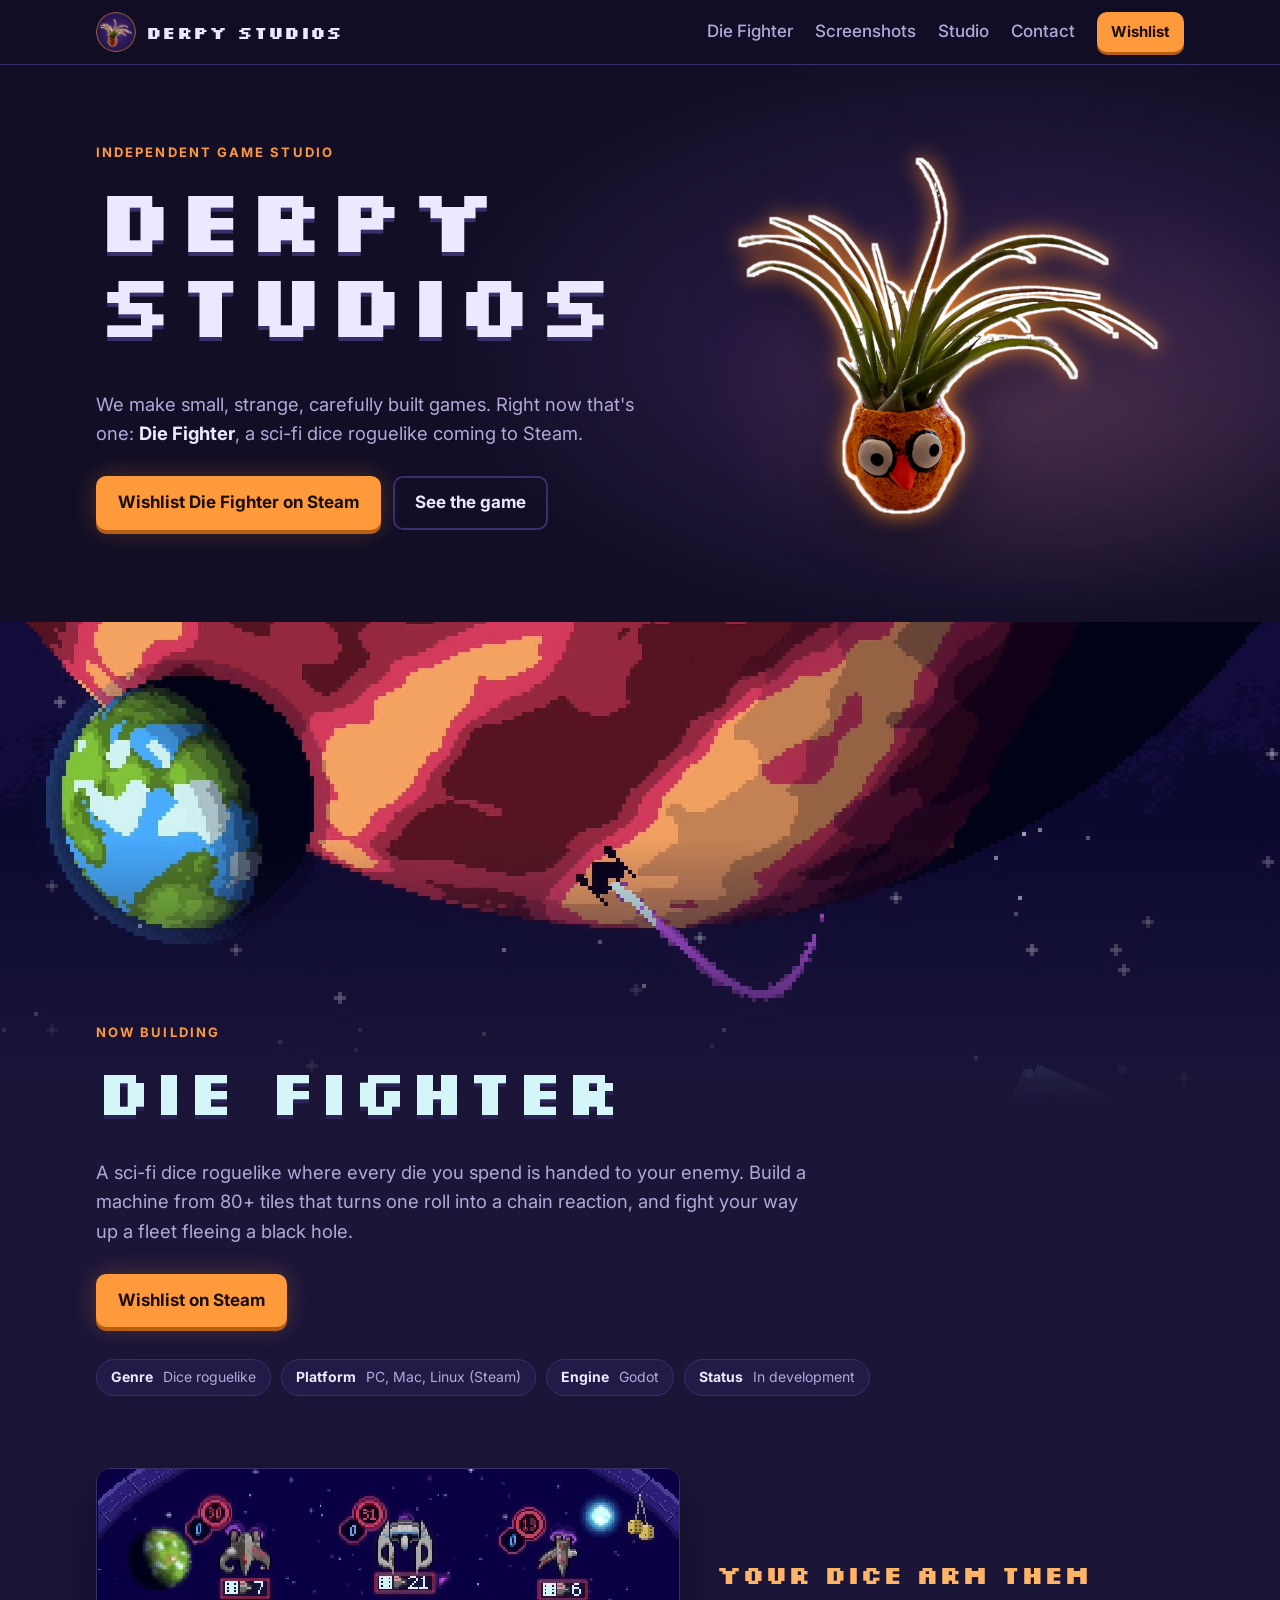
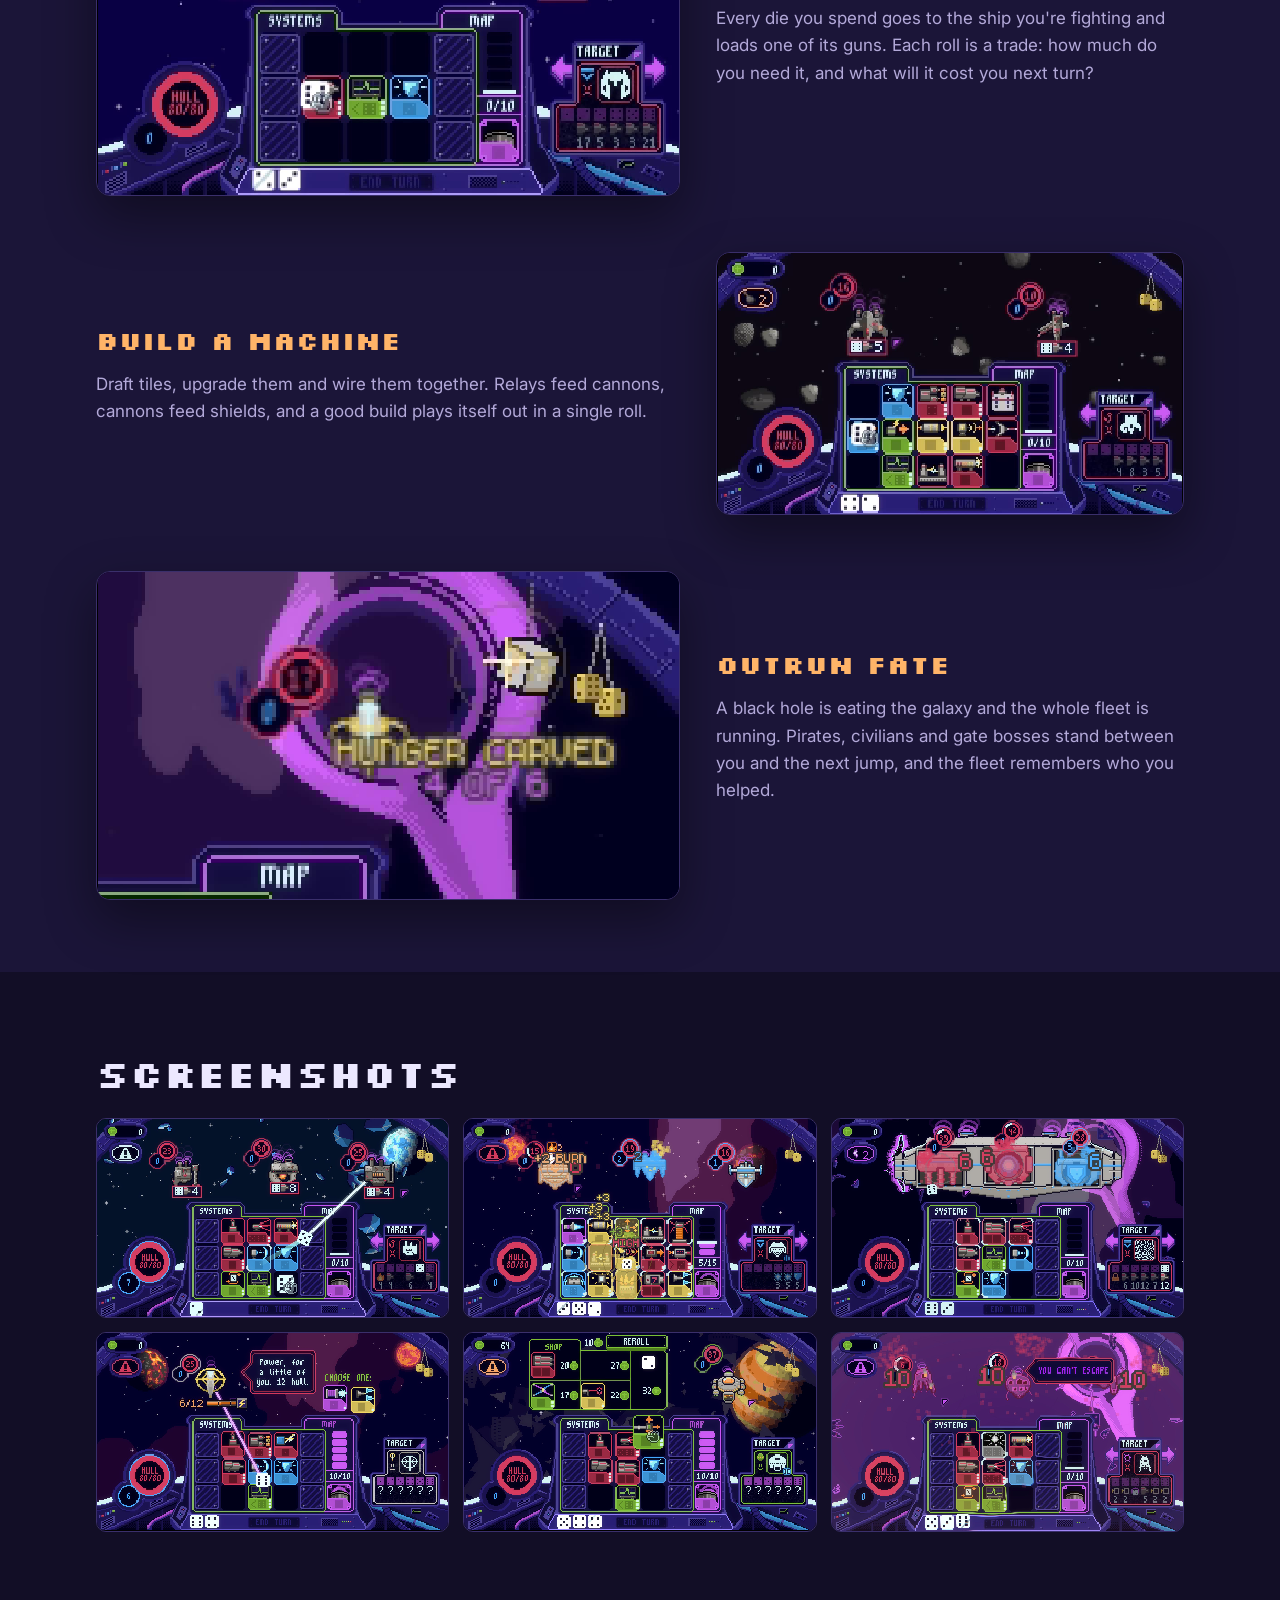
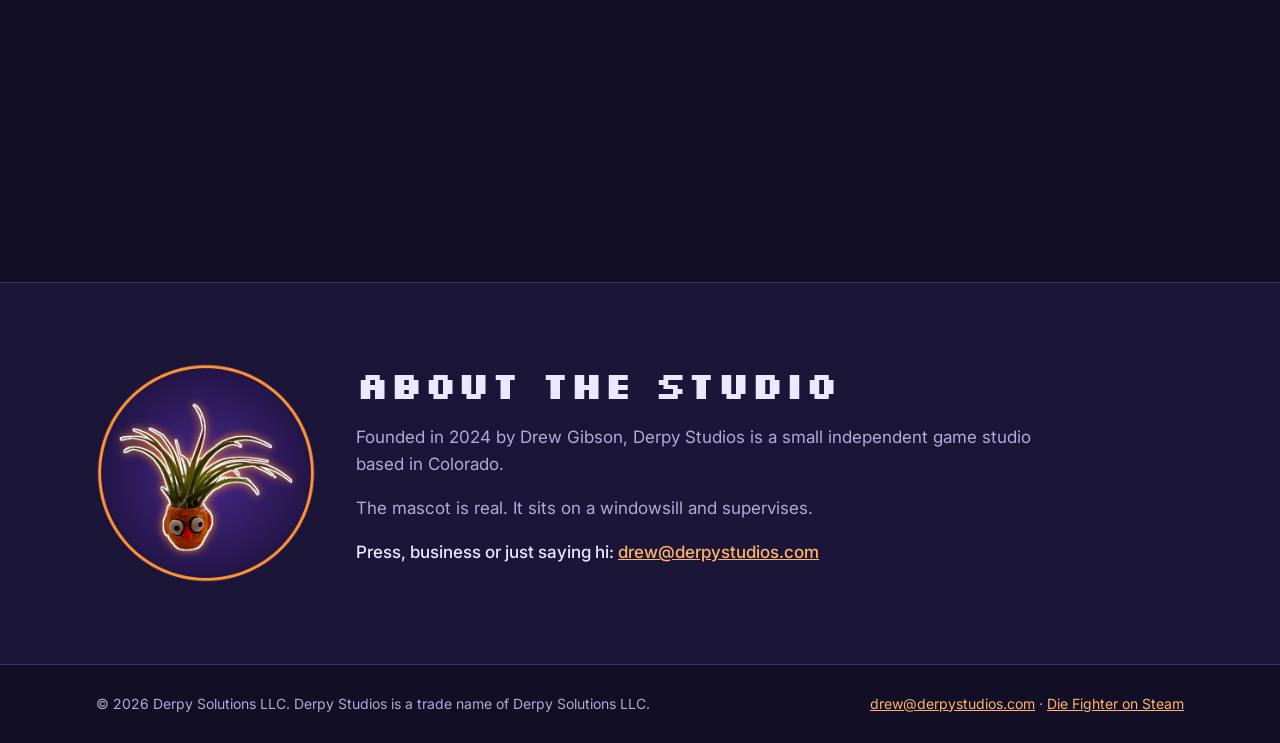
<file: index.html>
<!doctype html>
<html lang="en">
<head>
  <meta charset="utf-8">
  <meta name="viewport" content="width=device-width, initial-scale=1">
  <title>Derpy Studios</title>
  <meta name="description" content="Derpy Studios is an independent game studio. Now building Die Fighter, a sci-fi dice roguelike where every die you spend is handed to your enemy.">
  <link rel="canonical" href="https://derpystudios.com/">
  <meta name="theme-color" content="#120e26">

  <meta property="og:type" content="website">
  <meta property="og:site_name" content="Derpy Studios">
  <meta property="og:title" content="Derpy Studios">
  <meta property="og:description" content="Independent games. Now building Die Fighter, a sci-fi dice roguelike. Wishlist it on Steam.">
  <meta property="og:url" content="https://derpystudios.com/">
  <meta property="og:image" content="https://derpystudios.com/assets/img/og-card.jpg">
  <meta name="twitter:card" content="summary_large_image">

  <link rel="icon" type="image/png" sizes="32x32" href="assets/img/derpy-badge-32.png">
  <link rel="apple-touch-icon" href="assets/img/derpy-badge-180.png">

  <link rel="preconnect" href="https://fonts.googleapis.com">
  <link rel="preconnect" href="https://fonts.gstatic.com" crossorigin>
  <link href="https://fonts.googleapis.com/css2?family=Inter:wght@400;500;700&family=Silkscreen:wght@400;700&display=swap" rel="stylesheet">
  <link rel="stylesheet" href="assets/site.css">

  <script type="application/ld+json">
  {
    "@context": "https://schema.org",
    "@type": "Organization",
    "name": "Derpy Studios",
    "legalName": "Derpy Solutions LLC",
    "url": "https://derpystudios.com/",
    "email": "drew@derpystudios.com",
    "logo": "https://derpystudios.com/assets/img/derpy-badge-512.png"
  }
  </script>
</head>
<body>
  <a class="skip" href="#main">Skip to content</a>

  <header class="nav">
    <div class="wrap nav-inner">
      <a class="brand" href="#top" aria-label="Derpy Studios home">
        <img src="assets/img/derpy-badge-180.png" alt="" width="40" height="40">
        <span>Derpy Studios</span>
      </a>
      <nav aria-label="Main">
        <a href="#die-fighter">Die Fighter</a>
        <a href="#gallery">Screenshots</a>
        <a href="#studio">Studio</a>
        <a href="mailto:drew@derpystudios.com">Contact</a>
        <a class="btn btn-sm" href="https://store.steampowered.com/app/3689280/Die_Fighter/" target="_blank" rel="noopener">Wishlist</a>
      </nav>
    </div>
  </header>

  <main id="main">
    <!-- Studio intro -->
    <section class="intro" id="top">
      <div class="wrap intro-inner">
        <div class="intro-copy">
          <p class="eyebrow">Independent game studio</p>
          <h1>Derpy<br>Studios</h1>
          <p class="lede">We make small, strange, carefully built games. Right now that's one: <strong>Die Fighter</strong>, a sci-fi dice roguelike coming to Steam.</p>
          <div class="cta-row">
            <a class="btn" href="https://store.steampowered.com/app/3689280/Die_Fighter/" target="_blank" rel="noopener">Wishlist Die Fighter on Steam</a>
            <a class="btn btn-ghost" href="#die-fighter">See the game</a>
          </div>
        </div>
        <div class="intro-mark">
          <img src="assets/img/derpy-mark-640.png" alt="The Derpy Studios mascot: an orange googly-eyed planter with a spiky air plant for hair" width="640" height="554">
        </div>
      </div>
    </section>

    <!-- Die Fighter -->
    <section class="game" id="die-fighter" aria-labelledby="df-title">
      <div class="game-hero">
        <img src="assets/media/hero.jpg" alt="Die Fighter title art: a small ship trailing purple light past a red planet, beside a pixel die" width="1920" height="1080">
        <div class="game-hero-fade"></div>
      </div>
      <div class="wrap game-head">
        <p class="eyebrow">Now building</p>
        <h2 id="df-title" class="pixel">Die Fighter</h2>
        <p class="lede">A sci-fi dice roguelike where every die you spend is handed to your enemy. Build a machine from 80+ tiles that turns one roll into a chain reaction, and fight your way up a fleet fleeing a black hole.</p>
        <div class="cta-row">
          <a class="btn" href="https://store.steampowered.com/app/3689280/Die_Fighter/" target="_blank" rel="noopener">Wishlist on Steam</a>
        </div>
        <ul class="facts" aria-label="At a glance">
          <li><b>Genre</b> Dice roguelike</li>
          <li><b>Platform</b> PC, Mac, Linux (Steam)</li>
          <li><b>Engine</b> Godot</li>
          <li><b>Status</b> In development</li>
        </ul>
      </div>

      <div class="wrap features">
        <article class="feature">
          <video autoplay muted loop playsinline preload="metadata" poster="assets/media/clip-hook.jpg" aria-label="A die is spent, handed to the enemy ship, and fired back">
            <source src="assets/media/clip-hook.mp4" type="video/mp4">
          </video>
          <div>
            <h3>Your dice arm them</h3>
            <p>Every die you spend goes to the ship you're fighting and loads one of its guns. Each roll is a trade: how much do you need it, and what will it cost you next turn?</p>
          </div>
        </article>
        <article class="feature flip">
          <video autoplay muted loop playsinline preload="metadata" poster="assets/media/clip-machine.jpg" aria-label="One die feeding a chain of linked tiles across the grid">
            <source src="assets/media/clip-machine.mp4" type="video/mp4">
          </video>
          <div>
            <h3>Build a machine</h3>
            <p>Draft tiles, upgrade them and wire them together. Relays feed cannons, cannons feed shields, and a good build plays itself out in a single roll.</p>
          </div>
        </article>
        <article class="feature">
          <video autoplay muted loop playsinline preload="metadata" poster="assets/media/clip-fate.jpg" aria-label="The fleet jumps away from the black hole called Fate">
            <source src="assets/media/clip-fate.mp4" type="video/mp4">
          </video>
          <div>
            <h3>Outrun Fate</h3>
            <p>A black hole is eating the galaxy and the whole fleet is running. Pirates, civilians and gate bosses stand between you and the next jump, and the fleet remembers who you helped.</p>
          </div>
        </article>
      </div>
    </section>

    <!-- Screenshots -->
    <section class="gallery" id="gallery" aria-labelledby="gallery-title">
      <div class="wrap">
        <h2 id="gallery-title" class="section-title">Screenshots</h2>
        <div class="grid">
          <button class="shot" data-full="assets/media/shot-hook.jpg"><img src="assets/media/shot-hook.jpg" loading="lazy" alt="Dragging a die across the systems grid while three enemy ships show their intents" width="1920" height="1080"></button>
          <button class="shot" data-full="assets/media/shot-machine.jpg"><img src="assets/media/shot-machine.jpg" loading="lazy" alt="A full grid of upgraded tiles chaining bonuses in one turn" width="1920" height="1080"></button>
          <button class="shot" data-full="assets/media/shot-boss.jpg"><img src="assets/media/shot-boss.jpg" loading="lazy" alt="The Bastion, a gate boss, with three armed sections" width="1920" height="1080"></button>
          <button class="shot" data-full="assets/media/shot-pact.jpg"><img src="assets/media/shot-pact.jpg" loading="lazy" alt="A Zealot offering power for hull, with a choice of two tiles" width="1920" height="1080"></button>
          <button class="shot" data-full="assets/media/shot-shop.jpg"><img src="assets/media/shot-shop.jpg" loading="lazy" alt="The shop, selling tiles and a die" width="1920" height="1080"></button>
          <button class="shot" data-full="assets/media/shot-fate.jpg"><img src="assets/media/shot-fate.jpg" loading="lazy" alt="Ships near the black hole Fate: You can't escape" width="1920" height="1080"></button>
        </div>
      </div>
    </section>

    <!-- Steam widget -->
    <section class="steam" aria-label="Die Fighter on Steam">
      <div class="wrap">
        <iframe src="https://store.steampowered.com/widget/3689280/" title="Die Fighter on Steam" loading="lazy" width="646" height="190"></iframe>
      </div>
    </section>

    <!-- Studio -->
    <section class="studio" id="studio" aria-labelledby="studio-title">
      <div class="wrap studio-inner">
        <img class="studio-badge" src="assets/img/derpy-badge-512.png" alt="" width="220" height="220" loading="lazy">
        <div>
          <h2 id="studio-title" class="section-title">About the studio</h2>
          <p>Founded in 2024 by Drew Gibson, Derpy Studios is a small independent game studio based in Colorado.</p>
          <p>The mascot is real. It sits on a windowsill and supervises.</p>
          <p class="contact">Press, business or just saying hi: <a href="mailto:drew@derpystudios.com">drew@derpystudios.com</a></p>
        </div>
      </div>
    </section>
  </main>

  <footer class="footer">
    <div class="wrap footer-inner">
      <p>&copy; <span id="year">2026</span> Derpy Solutions LLC. Derpy Studios is a trade name of Derpy Solutions LLC.</p>
      <p><a href="mailto:drew@derpystudios.com">drew@derpystudios.com</a> · <a href="https://store.steampowered.com/app/3689280/Die_Fighter/" target="_blank" rel="noopener">Die Fighter on Steam</a></p>
    </div>
  </footer>

  <dialog class="lightbox" id="lightbox" aria-label="Screenshot">
    <button class="lightbox-close" aria-label="Close">&times;</button>
    <img alt="">
  </dialog>

  <script>
    document.getElementById('year').textContent = new Date().getFullYear();
    const box = document.getElementById('lightbox');
    const boxImg = box.querySelector('img');
    document.querySelectorAll('.shot').forEach(b => b.addEventListener('click', () => {
      const img = b.querySelector('img');
      boxImg.src = b.dataset.full; boxImg.alt = img.alt;
      box.showModal();
    }));
    box.addEventListener('click', e => { if (e.target !== boxImg) box.close(); });
    // Respect reduced motion: hold the clips on their poster frames.
    if (matchMedia('(prefers-reduced-motion: reduce)').matches) {
      document.querySelectorAll('video').forEach(v => { v.removeAttribute('autoplay'); v.pause(); v.controls = true; });
    }
  </script>
</body>
</html>
</file>
<file: assets/site.css>
/* Derpy Studios: deep-space purples from Die Fighter, orange from the mascot's pot. */
:root {
  --bg: #120e26;
  --bg-2: #1b1538;
  --panel: #231b47;
  --line: #3a2f6b;
  --text: #ece8ff;
  --muted: #b3a9d9;
  --orange: #ff9a3c;
  --orange-hi: #ffb468;
  --violet: #b56cff;
  --radius: 14px;
  --wrap: 1120px;
}

* { box-sizing: border-box; }
html { scroll-behavior: smooth; }
body {
  margin: 0;
  background: var(--bg);
  color: var(--text);
  font: 17px/1.6 Inter, system-ui, -apple-system, Segoe UI, Roboto, sans-serif;
  -webkit-font-smoothing: antialiased;
}
img, video { max-width: 100%; height: auto; display: block; }
.intro-inner > *, .feature > *, .studio-inner > * { min-width: 0; }
a { color: var(--orange-hi); }
h1, h2, h3 { line-height: 1.1; margin: 0 0 .5em; }
.wrap { max-width: var(--wrap); margin: 0 auto; padding: 0 16px; }
.pixel, h1, .section-title, .brand span { font-family: Silkscreen, monospace; font-weight: 700; letter-spacing: .02em; }

.skip { position: absolute; left: -9999px; }
.skip:focus { left: 16px; top: 16px; z-index: 99; background: var(--orange); color: #000; padding: 8px 12px; }

.eyebrow { text-transform: uppercase; letter-spacing: .16em; font-size: 13px; font-weight: 700; color: var(--orange); margin: 0 0 12px; }
.lede { font-size: 1.15rem; color: var(--muted); max-width: 60ch; }
.lede strong { color: var(--text); }

.btn {
  display: inline-block; text-decoration: none; font-weight: 700;
  background: var(--orange); color: #1a0f00;
  padding: 13px 22px; border-radius: 10px;
  box-shadow: 0 4px 0 #b65f12, 0 0 24px rgba(255,154,60,.25);
  transition: transform .12s ease, background .12s ease;
}
.btn:hover { background: var(--orange-hi); transform: translateY(-1px); }
.btn:active { transform: translateY(2px); box-shadow: 0 2px 0 #b65f12; }
.btn-ghost { background: transparent; color: var(--text); box-shadow: inset 0 0 0 2px var(--line); }
.btn-ghost:hover { background: var(--panel); }
.btn-sm { padding: 8px 14px; font-size: 15px; box-shadow: 0 3px 0 #b65f12; }
.cta-row { display: flex; flex-wrap: wrap; gap: 12px; margin-top: 28px; }

/* Nav */
.nav { position: sticky; top: 0; z-index: 10; background: rgba(18,14,38,.82); backdrop-filter: blur(10px); border-bottom: 1px solid var(--line); }
.nav-inner { display: flex; align-items: center; justify-content: space-between; height: 64px; gap: 16px; }
.brand { display: flex; align-items: center; gap: 10px; color: var(--text); text-decoration: none; font-size: 18px; white-space: nowrap; }
.nav nav { display: flex; align-items: center; gap: 22px; }
.nav nav a:not(.btn) { color: var(--muted); text-decoration: none; font-weight: 500; }
.nav nav a:not(.btn):hover { color: var(--text); }

/* Intro */
.intro {
  padding: 72px 0 88px;
  background:
    radial-gradient(800px 420px at 78% 50%, rgba(181,108,255,.22), transparent 70%),
    radial-gradient(500px 300px at 82% 60%, rgba(255,154,60,.14), transparent 70%);
}
.intro-inner { display: grid; grid-template-columns: 1.1fr .9fr; align-items: center; gap: 40px; }
.intro h1 { font-size: clamp(3rem, 8vw, 5.6rem); line-height: .95; text-shadow: 0 4px 0 #3a2f6b; }
.intro-mark img { width: 100%; max-width: 460px; margin: 0 auto; filter: drop-shadow(0 18px 30px rgba(0,0,0,.45)); animation: bob 5s ease-in-out infinite; }
@keyframes bob { 50% { transform: translateY(-10px) rotate(-1.5deg); } }

/* Game */
.game { position: relative; padding-bottom: 72px; background: var(--bg-2); }
.game-hero { position: relative; overflow: hidden; }
.game-hero img { width: 100%; height: auto; aspect-ratio: 16 / 6; object-fit: cover; object-position: top; image-rendering: pixelated; }
.game-hero-fade { position: absolute; inset: 0; background: linear-gradient(to bottom, rgba(27,21,56,0) 45%, var(--bg-2) 100%); }
.game-head { position: relative; margin-top: -80px; }
.game-head h2 { font-size: clamp(2.4rem, 6vw, 4rem); color: #d4f6f8; text-shadow: 0 4px 0 #2a2257; }
.facts { list-style: none; padding: 0; margin: 32px 0 0; display: flex; flex-wrap: wrap; gap: 10px; }
.facts li { background: var(--panel); border: 1px solid var(--line); border-radius: 999px; padding: 6px 14px; font-size: 14px; color: var(--muted); }
.facts b { color: var(--text); margin-right: 6px; }

.features { display: grid; gap: 56px; margin-top: 72px; }
.feature { display: grid; grid-template-columns: 1.25fr 1fr; gap: 36px; align-items: center; }
.feature.flip > video { order: 2; }
.feature video { width: 100%; border-radius: var(--radius); border: 1px solid var(--line); box-shadow: 0 20px 50px rgba(0,0,0,.4); image-rendering: pixelated; background: #000; aspect-ratio: 16 / 9; }
.feature h3 { font-size: 1.6rem; font-family: Silkscreen, monospace; color: var(--orange-hi); }
.feature p { color: var(--muted); }

/* Gallery */
.gallery { padding: 80px 0; }
.section-title { font-size: clamp(1.8rem, 4vw, 2.4rem); }
.grid { display: grid; grid-template-columns: repeat(3, 1fr); gap: 14px; margin-top: 24px; }
.shot { padding: 0; border: 1px solid var(--line); border-radius: 10px; overflow: hidden; background: #000; cursor: zoom-in; }
.shot img { width: 100%; height: auto; aspect-ratio: 16 / 9; transition: transform .25s ease; image-rendering: pixelated; }
.shot:hover img, .shot:focus-visible img { transform: scale(1.04); }
.shot:focus-visible { outline: 3px solid var(--orange); outline-offset: 2px; }

.lightbox { padding: 0; border: 0; background: transparent; max-width: 96vw; max-height: 92vh; }
.lightbox::backdrop { background: rgba(8,6,20,.9); }
.lightbox img { max-height: 92vh; width: auto; border-radius: 8px; image-rendering: pixelated; }
.lightbox-close { position: fixed; top: 14px; right: 18px; font-size: 34px; line-height: 1; background: none; border: 0; color: #fff; cursor: pointer; }

/* Steam widget */
.steam { padding: 0 0 80px; }
.steam iframe { display: block; margin: 0 auto; border: 0; max-width: 100%; }

/* Studio */
.studio { padding: 80px 0; background: var(--bg-2); border-top: 1px solid var(--line); }
.studio-inner { display: grid; grid-template-columns: 220px 1fr; gap: 40px; align-items: center; }
.studio p { color: var(--muted); max-width: 62ch; }

/* Footer */
.footer { border-top: 1px solid var(--line); padding: 28px 0; font-size: 14px; color: var(--muted); }
.footer-inner { display: flex; flex-wrap: wrap; justify-content: space-between; gap: 8px 24px; }
.footer p { margin: 0; }

@media (max-width: 860px) {
  .intro-inner, .feature, .studio-inner { grid-template-columns: minmax(0, 1fr); }
  .feature.flip > video { order: 0; }
  .intro { padding-top: 40px; }
  .intro-mark { order: -1; }
  .intro-mark img { max-width: 280px; }
  .grid { grid-template-columns: repeat(2, 1fr); }
  .studio-badge { width: 160px; }
  .game-head { margin-top: -30px; }
}
@media (max-width: 560px) {
  .nav nav a:not(.btn) { display: none; }
  .grid { grid-template-columns: 1fr; }
}
@media (prefers-reduced-motion: reduce) {
  html { scroll-behavior: auto; }
  .intro-mark img { animation: none; }
}
.studio .contact { color: var(--text); font-weight: 500; }
</file>
